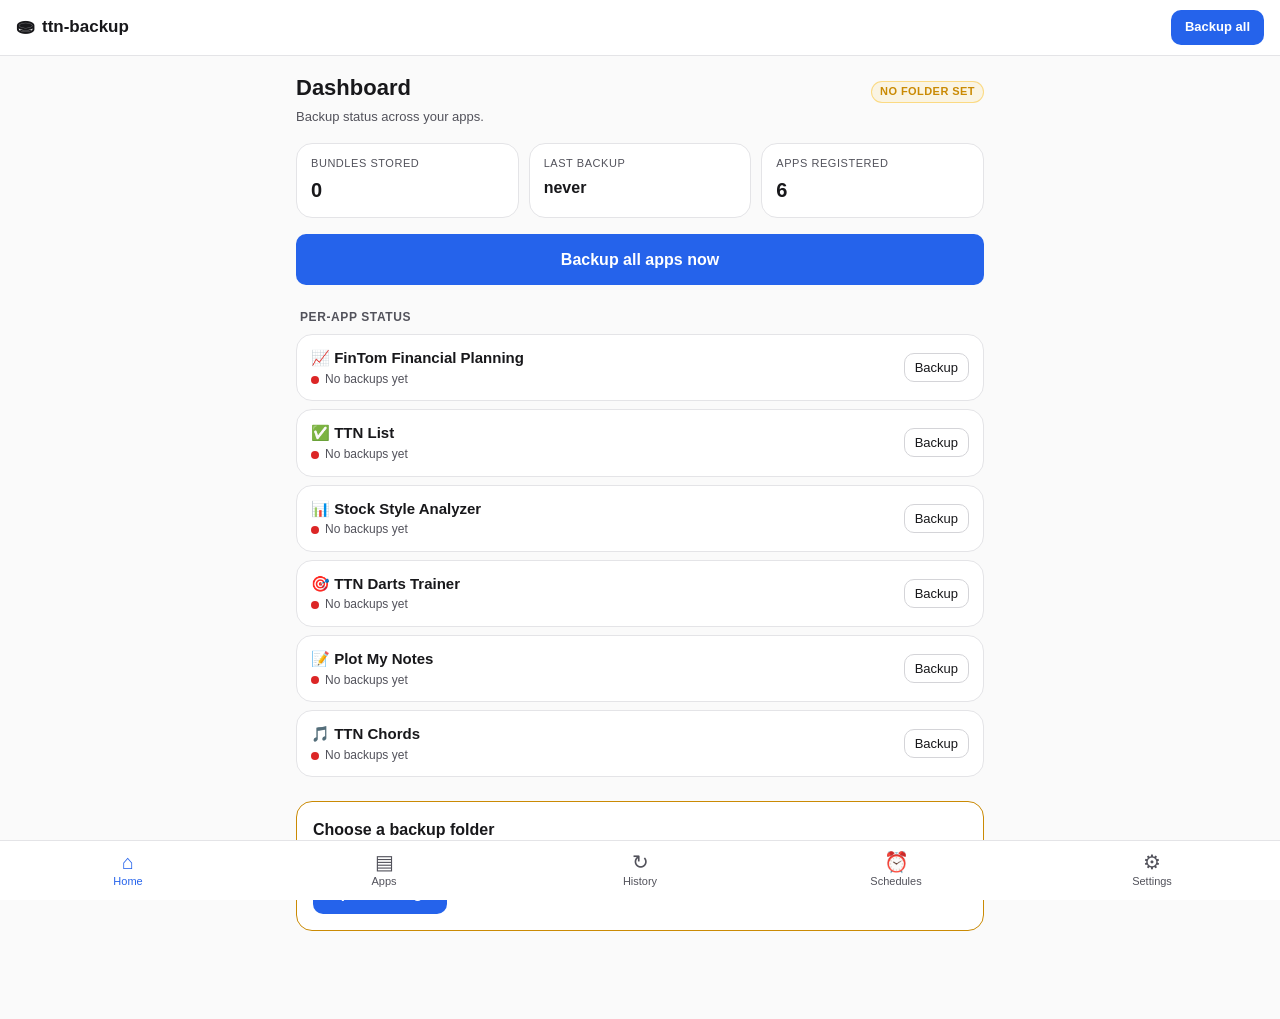
<file: index.html>
<!DOCTYPE html>
<html lang="en">
<head>
  <meta charset="UTF-8">
  <meta name="viewport" content="width=device-width, initial-scale=1, viewport-fit=cover">
  <meta name="theme-color" media="(prefers-color-scheme: light)" content="#fafafa">
  <meta name="theme-color" media="(prefers-color-scheme: dark)" content="#09090b">
  <meta name="apple-mobile-web-app-capable" content="yes">
  <meta name="apple-mobile-web-app-status-bar-style" content="black-translucent">
  <meta name="apple-mobile-web-app-title" content="ttn-backup">
  <title>ttn-backup</title>
  <link rel="manifest" href="manifest.json">
  <link rel="icon" type="image/png" href="icons/icon-192.png">
  <link rel="apple-touch-icon" href="icons/icon-192.png">
  <link rel="stylesheet" href="styles.css">
</head>
<body>
  <div id="app">
    <header id="topbar">
      <div class="topbar-title">
        <span class="topbar-logo">⛂</span>
        <span class="topbar-text">ttn-backup</span>
      </div>
      <button id="topbar-action" class="btn-primary" onclick="runBackupAll()">Backup all</button>
    </header>

    <main id="main"><!-- page content injected here --></main>

    <nav id="bottom-nav">
      <button class="bottom-nav-item" data-page="dashboard" onclick="navigate('dashboard')">
        <span class="bn-icon">⌂</span><span class="bn-label">Home</span>
      </button>
      <button class="bottom-nav-item" data-page="apps" onclick="navigate('apps')">
        <span class="bn-icon">▤</span><span class="bn-label">Apps</span>
      </button>
      <button class="bottom-nav-item" data-page="history" onclick="navigate('history')">
        <span class="bn-icon">↻</span><span class="bn-label">History</span>
      </button>
      <button class="bottom-nav-item" data-page="schedules" onclick="navigate('schedules')">
        <span class="bn-icon">⏰</span><span class="bn-label">Schedules</span>
      </button>
      <button class="bottom-nav-item" data-page="settings" onclick="navigate('settings')">
        <span class="bn-icon">⚙</span><span class="bn-label">Settings</span>
      </button>
    </nav>
  </div>

  <div id="modal-overlay">
    <div id="modal"></div>
  </div>

  <div id="toast-container"></div>

  <iframe id="snapshot-frame" title="ttn-backup worker frame" sandbox="allow-scripts allow-same-origin" style="display:none"></iframe>

  <script src="js/utils.js"></script>
  <script src="js/data.js"></script>
  <script src="js/storage.js"></script>
  <script src="js/backup.js"></script>
  <script src="js/schedule.js"></script>
  <script src="js/help.js"></script>
  <script src="js/ui.js"></script>
  <script src="js/pages/dashboard.js"></script>
  <script src="js/pages/apps.js"></script>
  <script src="js/pages/history.js"></script>
  <script src="js/pages/schedules.js"></script>
  <script src="js/pages/settings.js"></script>
  <script src="js/pages/help.js"></script>
  <script>
    if ('serviceWorker' in navigator) {
      window.addEventListener('load', () => {
        navigator.serviceWorker.register('sw.js').catch(() => {});
      });
    }
  </script>
</body>
</html>
</file>
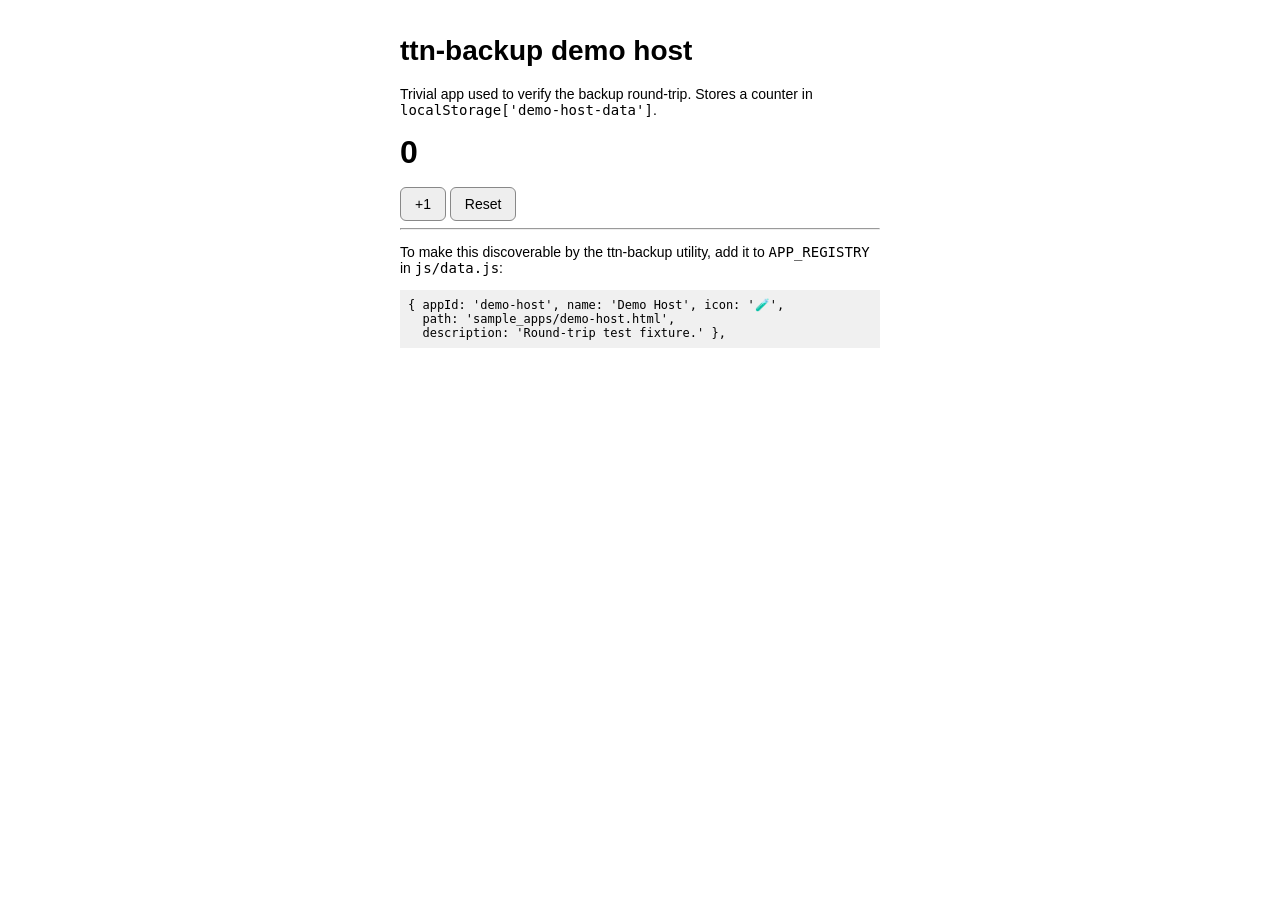
<file: sample_apps/demo-host.html>
<!DOCTYPE html>
<html lang="en">
<head>
  <meta charset="UTF-8">
  <title>ttn-backup demo host</title>
  <style>
    body { font: 14px -apple-system, BlinkMacSystemFont, sans-serif; padding: 16px; max-width: 480px; margin: auto; }
    button { font: inherit; padding: 8px 14px; border-radius: 6px; border: 1px solid #888; background: #eee; cursor: pointer; }
    .count { font-size: 32px; font-weight: 700; margin: 16px 0; }
  </style>
</head>
<body>
  <h1>ttn-backup demo host</h1>
  <p>Trivial app used to verify the backup round-trip. Stores a counter in
     <code>localStorage['demo-host-data']</code>.</p>
  <div class="count" id="count">0</div>
  <button onclick="inc()">+1</button>
  <button onclick="reset()">Reset</button>

  <hr>
  <p>To make this discoverable by the ttn-backup utility, add it to
     <code>APP_REGISTRY</code> in <code>js/data.js</code>:</p>
  <pre style="background:#f0f0f0; padding:8px; font-size:12px">
{ appId: 'demo-host', name: 'Demo Host', icon: '🧪',
  path: 'sample_apps/demo-host.html',
  description: 'Round-trip test fixture.' },</pre>

  <script>
    const KEY = 'demo-host-data';
    function load() {
      try { return JSON.parse(localStorage.getItem(KEY)) || { count: 0 }; }
      catch { return { count: 0 }; }
    }
    function save(d) { localStorage.setItem(KEY, JSON.stringify(d)); }
    let data = load();
    function render() { document.getElementById('count').textContent = data.count; }
    function inc() { data.count++; save(data); render(); }
    function reset() { data = { count: 0 }; save(data); render(); }
    render();

    window.TTNBackupAdapter = {
      appId: 'demo-host',
      appName: 'Demo Host',
      version: 1,
      exportData: () => data,
      importData: (incoming) => {
        data = incoming && typeof incoming === 'object' ? incoming : { count: 0 };
        save(data);
        render();
      },
    };
  </script>
  <script src="../client.js" defer></script>
</body>
</html>
</file>
<file: styles.css>
/* ttn-backup — mobile-first design system.
   Light + dark themes follow `prefers-color-scheme`. Palette borrows the
   neutral zinc/ink tone used by ttn-list. */

:root {
  /* Dark (default) — zinc-based with subtle blue accent. */
  --bg: #09090b;
  --bg-elev: #18181b;
  --bg-card: #18181b;
  --bg-card-hover: #27272a;
  --border: #27272a;
  --border-strong: #3f3f46;
  --fg: #fafafa;
  --fg-muted: #a1a1aa;
  --fg-dim: #71717a;
  --accent: #60a5fa;
  --accent-strong: #3b82f6;
  --accent-fg: #0a0a0a;
  --success: #4ade80;
  --warn: #facc15;
  --danger: #f87171;
  --topbar-h: 56px;
  --bottom-nav-h: 60px;
  --radius: 16px;
  --radius-sm: 10px;
  --shadow: 0 4px 16px rgba(0,0,0,0.5);
}

@media (prefers-color-scheme: light) {
  :root {
    --bg: #fafafa;
    --bg-elev: #ffffff;
    --bg-card: #ffffff;
    --bg-card-hover: #f4f4f5;
    --border: #e4e4e7;
    --border-strong: #d4d4d8;
    --fg: #18181b;
    --fg-muted: #52525b;
    --fg-dim: #71717a;
    --accent: #2563eb;
    --accent-strong: #1d4ed8;
    --accent-fg: #ffffff;
    --success: #16a34a;
    --warn: #ca8a04;
    --danger: #dc2626;
    --shadow: 0 4px 16px rgba(0,0,0,0.08);
  }
}

* { box-sizing: border-box; }

html, body {
  margin: 0;
  padding: 0;
  background: var(--bg);
  color: var(--fg);
  font-family: -apple-system, BlinkMacSystemFont, 'Segoe UI', Roboto, 'Helvetica Neue', sans-serif;
  font-size: 15px;
  line-height: 1.45;
  -webkit-font-smoothing: antialiased;
  -webkit-tap-highlight-color: transparent;
  overscroll-behavior-y: contain;
}

#app {
  min-height: 100dvh;
  display: flex;
  flex-direction: column;
}

/* Topbar */
#topbar {
  position: sticky;
  top: 0;
  z-index: 10;
  height: var(--topbar-h);
  padding: 0 16px;
  padding-top: env(safe-area-inset-top);
  height: calc(var(--topbar-h) + env(safe-area-inset-top));
  background: var(--bg-elev);
  border-bottom: 1px solid var(--border);
  display: flex;
  align-items: center;
  justify-content: space-between;
  gap: 12px;
}

.topbar-title {
  display: flex;
  align-items: center;
  gap: 8px;
  font-weight: 600;
  font-size: 17px;
}

.topbar-logo {
  font-size: 22px;
  line-height: 1;
}

#topbar-action {
  font-size: 13px;
  padding: 8px 14px;
}

/* Main */
#main {
  flex: 1;
  padding: 16px;
  padding-bottom: calc(var(--bottom-nav-h) + env(safe-area-inset-bottom) + 16px);
  max-width: 720px;
  width: 100%;
  margin: 0 auto;
}

/* Bottom nav */
#bottom-nav {
  position: fixed;
  bottom: 0;
  left: 0;
  right: 0;
  z-index: 20;
  height: calc(var(--bottom-nav-h) + env(safe-area-inset-bottom));
  padding-bottom: env(safe-area-inset-bottom);
  background: var(--bg-elev);
  border-top: 1px solid var(--border);
  display: flex;
  align-items: stretch;
  justify-content: space-around;
}

.bottom-nav-item {
  flex: 1;
  background: none;
  border: none;
  color: var(--fg-muted);
  padding: 6px 4px;
  display: flex;
  flex-direction: column;
  align-items: center;
  justify-content: center;
  gap: 2px;
  cursor: pointer;
  font: inherit;
  transition: color 0.15s ease;
}

.bottom-nav-item.active {
  color: var(--accent);
}

.bn-icon {
  font-size: 20px;
  line-height: 1;
}

.bn-label {
  font-size: 11px;
}

/* Cards & sections */
.section {
  margin-bottom: 24px;
}

.section-title {
  font-size: 12px;
  font-weight: 600;
  text-transform: uppercase;
  letter-spacing: 0.05em;
  color: var(--fg-muted);
  margin: 0 4px 8px;
}

.card {
  background: var(--bg-card);
  border: 1px solid var(--border);
  border-radius: var(--radius);
  padding: 16px;
  margin-bottom: 12px;
}

.card-row {
  display: flex;
  align-items: center;
  justify-content: space-between;
  gap: 12px;
}

.card-row + .card-row { margin-top: 12px; padding-top: 12px; border-top: 1px solid var(--border); }

.card h3 {
  margin: 0 0 4px;
  font-size: 16px;
  font-weight: 600;
}

.card p {
  margin: 0;
  color: var(--fg-muted);
  font-size: 13px;
}

.card .muted { color: var(--fg-muted); }

.card-clickable {
  cursor: pointer;
  transition: background 0.15s ease, border-color 0.15s ease;
}

.card-clickable:hover, .card-clickable:active {
  background: var(--bg-card-hover);
  border-color: var(--border-strong);
}

/* KPI */
.kpi-grid {
  display: grid;
  grid-template-columns: repeat(auto-fit, minmax(140px, 1fr));
  gap: 10px;
  margin-bottom: 16px;
}

.kpi {
  background: var(--bg-card);
  border: 1px solid var(--border);
  border-radius: var(--radius);
  padding: 12px 14px;
}

.kpi-label {
  font-size: 11px;
  text-transform: uppercase;
  letter-spacing: 0.05em;
  color: var(--fg-muted);
  margin-bottom: 4px;
}

.kpi-value {
  font-size: 20px;
  font-weight: 700;
}

.kpi-sub {
  font-size: 12px;
  color: var(--fg-muted);
  margin-top: 2px;
}

/* Buttons */
.btn, .btn-primary, .btn-secondary, .btn-danger {
  border: none;
  border-radius: var(--radius-sm);
  padding: 10px 16px;
  font: inherit;
  font-weight: 600;
  cursor: pointer;
  transition: background 0.15s ease, opacity 0.15s ease;
  -webkit-tap-highlight-color: transparent;
}

.btn-primary {
  background: var(--accent);
  color: var(--accent-fg);
}
.btn-primary:hover { background: var(--accent-strong); }
.btn-primary:disabled { opacity: 0.5; cursor: not-allowed; }

.btn-secondary {
  background: var(--bg-elev);
  color: var(--fg);
  border: 1px solid var(--border-strong);
}
.btn-secondary:hover { background: var(--bg-card-hover); }

.btn-danger {
  background: transparent;
  color: var(--danger);
  border: 1px solid var(--danger);
}
.btn-danger:hover { background: rgba(248,113,113,0.1); }

.btn-row {
  display: flex;
  gap: 8px;
  flex-wrap: wrap;
}

.btn-block {
  width: 100%;
  padding: 14px;
  font-size: 16px;
}

/* Form */
label {
  display: block;
  font-size: 12px;
  color: var(--fg-muted);
  margin-bottom: 4px;
  text-transform: uppercase;
  letter-spacing: 0.04em;
}

input[type="text"], input[type="number"], input[type="email"], input[type="date"], input[type="time"], select, textarea {
  width: 100%;
  background: var(--bg);
  color: var(--fg);
  border: 1px solid var(--border-strong);
  border-radius: var(--radius-sm);
  padding: 10px 12px;
  font: inherit;
  font-size: 15px;
}

input:focus, select:focus, textarea:focus {
  outline: 2px solid var(--accent);
  outline-offset: 1px;
}

.form-row {
  margin-bottom: 14px;
}

/* Badge */
.badge {
  display: inline-block;
  font-size: 11px;
  font-weight: 600;
  text-transform: uppercase;
  letter-spacing: 0.04em;
  padding: 2px 8px;
  border-radius: 999px;
  background: var(--bg-elev);
  color: var(--fg-muted);
  border: 1px solid var(--border);
}

.badge.ok { color: var(--success); border-color: rgba(52,211,153,0.5); background: rgba(52,211,153,0.1); }
.badge.warn { color: var(--warn); border-color: rgba(251,191,36,0.5); background: rgba(251,191,36,0.1); }
.badge.err { color: var(--danger); border-color: rgba(248,113,113,0.5); background: rgba(248,113,113,0.1); }

/* Empty state */
.empty {
  text-align: center;
  padding: 32px 16px;
  color: var(--fg-muted);
}

.empty-icon {
  font-size: 40px;
  margin-bottom: 8px;
}

.empty h3 { color: var(--fg); margin: 0 0 4px; }
.empty p { margin: 0 0 16px; }

/* Modal */
#modal-overlay {
  position: fixed;
  inset: 0;
  background: rgba(0,0,0,0.6);
  z-index: 100;
  display: none;
  align-items: flex-end;
  justify-content: center;
  padding: 0;
}

#modal-overlay.open { display: flex; }

#modal {
  background: var(--bg-elev);
  border-radius: var(--radius) var(--radius) 0 0;
  width: 100%;
  max-width: 560px;
  max-height: 85dvh;
  overflow-y: auto;
  padding: 20px;
  padding-bottom: calc(20px + env(safe-area-inset-bottom));
  box-shadow: var(--shadow);
}

@media (min-width: 600px) {
  #modal-overlay { align-items: center; padding: 16px; }
  #modal { border-radius: var(--radius); }
}

.modal-title {
  font-size: 18px;
  font-weight: 600;
  margin: 0 0 14px;
}

.modal-actions {
  display: flex;
  justify-content: flex-end;
  gap: 8px;
  margin-top: 18px;
}

/* Toast */
#toast-container {
  position: fixed;
  top: calc(var(--topbar-h) + env(safe-area-inset-top) + 8px);
  right: 12px;
  z-index: 200;
  display: flex;
  flex-direction: column;
  gap: 8px;
  pointer-events: none;
}

.toast {
  background: var(--bg-elev);
  border: 1px solid var(--border-strong);
  color: var(--fg);
  border-radius: var(--radius-sm);
  padding: 10px 14px;
  font-size: 14px;
  box-shadow: var(--shadow);
  animation: toast-in 0.18s ease-out;
  pointer-events: auto;
  max-width: 90vw;
}

.toast.success { border-color: var(--success); color: var(--success); }
.toast.error   { border-color: var(--danger);  color: var(--danger);  }

@keyframes toast-in {
  from { transform: translateY(-8px); opacity: 0; }
  to   { transform: translateY(0); opacity: 1; }
}

/* Lists */
.list { display: flex; flex-direction: column; gap: 8px; }

.list-item {
  background: var(--bg-card);
  border: 1px solid var(--border);
  border-radius: var(--radius);
  padding: 12px 14px;
  display: flex;
  align-items: center;
  justify-content: space-between;
  gap: 12px;
}

.list-item .meta {
  display: flex;
  flex-direction: column;
  gap: 2px;
  min-width: 0;
  flex: 1;
}

.list-item .meta-title {
  font-weight: 600;
  white-space: nowrap;
  overflow: hidden;
  text-overflow: ellipsis;
}

.list-item .meta-sub {
  color: var(--fg-muted);
  font-size: 12px;
}

.list-item .actions {
  display: flex;
  gap: 6px;
  flex-shrink: 0;
}

.list-item .actions button {
  background: var(--bg-elev);
  border: 1px solid var(--border-strong);
  color: var(--fg);
  border-radius: var(--radius-sm);
  padding: 6px 10px;
  font-size: 13px;
  cursor: pointer;
}

.list-item .actions button:hover { background: var(--bg-card-hover); }

.list-item .actions .danger-action { color: var(--danger); border-color: rgba(248,113,113,0.5); }

/* Sub-heading inside cards */
.subtitle {
  font-size: 13px;
  color: var(--fg-muted);
  margin: 0 0 12px;
}

/* Hidden helper */
.hidden { display: none !important; }

/* Page header */
.page-header {
  display: flex;
  align-items: baseline;
  justify-content: space-between;
  margin-bottom: 16px;
  gap: 12px;
}

.page-header h1 {
  margin: 0;
  font-size: 22px;
}

.page-header p {
  margin: 4px 0 0;
  color: var(--fg-muted);
  font-size: 13px;
}

/* Status dot */
.dot {
  display: inline-block;
  width: 8px;
  height: 8px;
  border-radius: 50%;
  background: var(--fg-dim);
  vertical-align: middle;
  margin-right: 6px;
}
.dot.ok { background: var(--success); }
.dot.warn { background: var(--warn); }
.dot.err { background: var(--danger); }

/* ── In-app Help (ttn-docs) ──────────────────────────────────────────────── */
.help-card-head { display: flex; align-items: center; justify-content: space-between; margin-bottom: 4px; }
.help-viewall { font-size: 12px; font-weight: 600; color: var(--accent); text-decoration: none; }

.help-cat-link {
  display: flex; align-items: center; gap: 4px;
  font-size: 11px; font-weight: 700; text-transform: uppercase; letter-spacing: .5px;
  color: var(--fg-muted); text-decoration: none; margin: 16px 0 4px;
}
.help-cat-link:first-of-type { margin-top: 10px; }

.help-item { display: block; padding: 10px 0; border-top: 1px solid var(--border); text-decoration: none; cursor: pointer; }
.help-item-title { font-size: 14px; font-weight: 600; color: var(--fg); }
.help-item-title::after { content: '›'; float: right; color: var(--fg-dim); font-weight: 700; }
.help-item-sum { font-size: 12px; color: var(--fg-muted); margin-top: 2px; line-height: 1.4; }

/* Breadcrumbs */
.bc { display: flex; flex-wrap: wrap; align-items: center; gap: 6px; font-size: 12px; margin-bottom: 12px; }
.bc a { color: var(--accent); text-decoration: none; }
.bc-sep { color: var(--fg-dim); }
.bc-cur { color: var(--fg-muted); }

/* Tables of contents */
.toc-box { background: var(--bg-elev); border: 1px solid var(--border); border-radius: var(--radius); padding: 12px 14px; margin-bottom: 16px; }
.toc-title { font-size: 11px; font-weight: 700; text-transform: uppercase; letter-spacing: .5px; color: var(--fg-muted); margin-bottom: 6px; }
.toc-box ul { list-style: none; margin: 0; padding: 0; }
.toc-box li { margin: 2px 0; }
.toc-box a { color: var(--accent); text-decoration: none; font-size: 13px; }
.toc-guide { font-weight: 600; }
.toc-sec { font-weight: 700; }
.toc-sub { padding-left: 12px !important; }
.toc-steps { padding-left: 12px !important; }
.toc-steps a { color: var(--fg-muted); }

/* Guide bodies */
.guide-body { font-size: 14px; line-height: 1.6; color: var(--fg); }
.guide-body h1 { font-size: 20px; margin: 0 0 12px; }
.guide-body h2 { font-size: 16px; font-weight: 600; margin: 20px 0 8px; scroll-margin-top: 72px; }
.guide-body h3 { font-size: 14px; font-weight: 600; margin: 16px 0 6px; scroll-margin-top: 72px; }
.guide-body p { margin: 0 0 10px; color: var(--fg); font-size: 14px; }
.guide-body ul, .guide-body ol { margin: 0 0 12px; padding-left: 22px; }
.guide-body li { margin: 4px 0; }
.guide-body a { color: var(--accent); text-decoration: none; }
.guide-body code { background: var(--bg-elev); border: 1px solid var(--border); border-radius: 4px; padding: 1px 5px; font-size: 12px; }

/* Multi-guide pages (section / full docs) */
.guide-sec { scroll-margin-top: 72px; padding-top: 16px; margin-top: 16px; border-top: 1px solid var(--border); }
.guide-sec:first-of-type { border-top: none; margin-top: 0; padding-top: 0; }
.guide-sec-title { font-size: 17px; font-weight: 600; margin-bottom: 2px; }
.guide-sec-sum { font-size: 13px; color: var(--fg-muted); margin-bottom: 10px; }
.docs-sec { scroll-margin-top: 72px; }
.docs-sec-title { font-size: 12px; font-weight: 700; text-transform: uppercase; letter-spacing: .5px; color: var(--fg-muted); margin: 24px 0 8px; }
</file>
